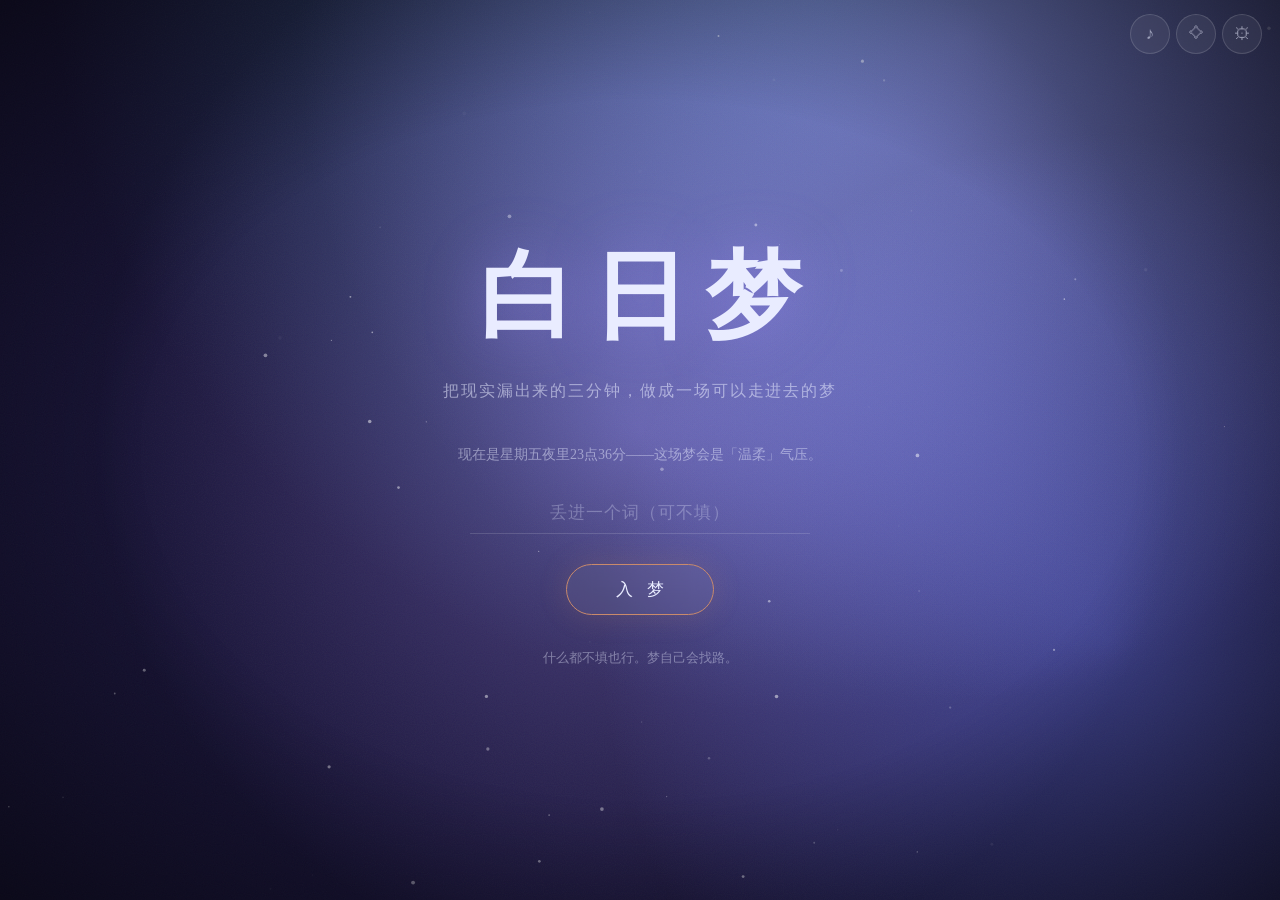
<file: index.html>
<!DOCTYPE html>
<html lang="zh-CN">
<head>
  <meta charset="UTF-8" />
  <meta name="viewport" content="width=device-width, initial-scale=1.0, viewport-fit=cover" />
  <title>白日梦 · Daydream</title>
  <meta name="description" content="把现实漏出来的三分钟，做成一场可以走进去的梦。白日梦引擎：第二人称、现在时、梦有自己的物理。" />
  <meta name="theme-color" content="#141031" />
  <link rel="manifest" href="./manifest.webmanifest" />
  <link rel="icon" href="./favicon.svg" type="image/svg+xml" />
  <link rel="apple-touch-icon" href="./icons/apple-touch-icon.png" />
  <meta name="apple-mobile-web-app-capable" content="yes" />
  <meta name="mobile-web-app-capable" content="yes" />
  <meta name="apple-mobile-web-app-status-bar-style" content="black-translucent" />
  <meta name="apple-mobile-web-app-title" content="白日梦" />
  <link rel="stylesheet" href="./style.css" />
</head>
<body>
  <canvas id="bg" aria-hidden="true"></canvas>
  <div id="grain" aria-hidden="true"></div>

  <header>
    <button class="icon-btn" id="sndBtn" aria-label="环境音开关" title="环境音">♪</button>
    <button class="icon-btn" id="journalBtn" aria-label="梦境档案" title="梦境档案">⟡</button>
    <button class="icon-btn" id="gearBtn" aria-label="设置" title="设置">⚙</button>
  </header>

  <!-- 首页 -->
  <main id="home">
    <h1>白日梦</h1>
    <p class="tagline">把现实漏出来的三分钟，做成一场可以走进去的梦</p>
    <p id="seepHint"></p>
    <input id="seedInput" type="text" placeholder="丢进一个词（可不填）" maxlength="30" autocomplete="off" />
    <button class="btn primary" id="startBtn">入 梦</button>
    <p id="history"></p>
  </main>

  <!-- 梦中 -->
  <main id="dream" hidden>
    <span id="badge">入梦中…</span>
    <div id="beatText" aria-live="polite"></div>
    <div id="controls">
      <div id="lucidRow" hidden>
        <input id="lucidInput" type="text" placeholder="在梦里，你想干什么？" maxlength="40" autocomplete="off" />
        <button class="mini-btn warm" id="lucidGo">当真</button>
      </div>
      <div class="row">
        <button class="mini-btn" id="lucidBtn">转清醒</button>
        <button class="btn" id="flowBtn">顺流</button>
        <button class="mini-btn" id="wakeBtn">醒来</button>
      </div>
    </div>
  </main>

  <!-- 醒来 -->
  <main id="wake" hidden>
    <p class="sound" id="wakeSoundLine"></p>
    <h2 id="wakeTitle"></h2>
    <p class="artifact" id="artifactText"></p>
    <p class="saved">已存入梦境档案</p>
    <div class="row">
      <button class="btn" id="againBtn">再做一场</button>
      <button class="mini-btn" id="cardBtn">存一张梦卡</button>
    </div>
  </main>

  <!-- 梦境档案 -->
  <aside class="drawer" id="journal" aria-label="梦境档案">
    <h2>梦境档案 <button class="icon-btn" id="journalClose" aria-label="关闭">✕</button></h2>
    <div id="journalList"></div>
    <button class="danger" id="journalClear">清空档案</button>
  </aside>

  <!-- 设置 -->
  <aside class="drawer" id="settings" aria-label="设置">
    <h2>设置 <button class="icon-btn" id="settingsClose" aria-label="关闭">✕</button></h2>
    <div class="toggle-row">
      <input type="checkbox" id="aiOn" />
      <label for="aiOn">AI 入梦（可选增强）</label>
    </div>
    <div class="field">
      <label for="aiKey">API Key（仅存在你自己的设备上）</label>
      <input id="aiKey" type="password" placeholder="sk-…" autocomplete="off" />
    </div>
    <div class="field">
      <label for="aiModel">模型（默认 glm-4-flash）</label>
      <input id="aiModel" type="text" placeholder="glm-4-flash" autocomplete="off" />
    </div>
    <div class="field">
      <label for="aiBase">接口地址（默认智谱开放平台）</label>
      <input id="aiBase" type="text" placeholder="https://open.bigmodel.cn/api/paas/v4" autocomplete="off" />
    </div>
    <p class="ai-note">不开 AI 也能完整体验：内置的本地梦境引擎全程离线可用。开启后由你选择的大模型按《白日梦引擎》的规则造梦，Key 只保存在本机、只发往你填写的接口。</p>
  </aside>

  <div id="toast" role="status"></div>

  <script src="./engine.js"></script>
  <script src="./app.js"></script>
</body>
</html>
</file>
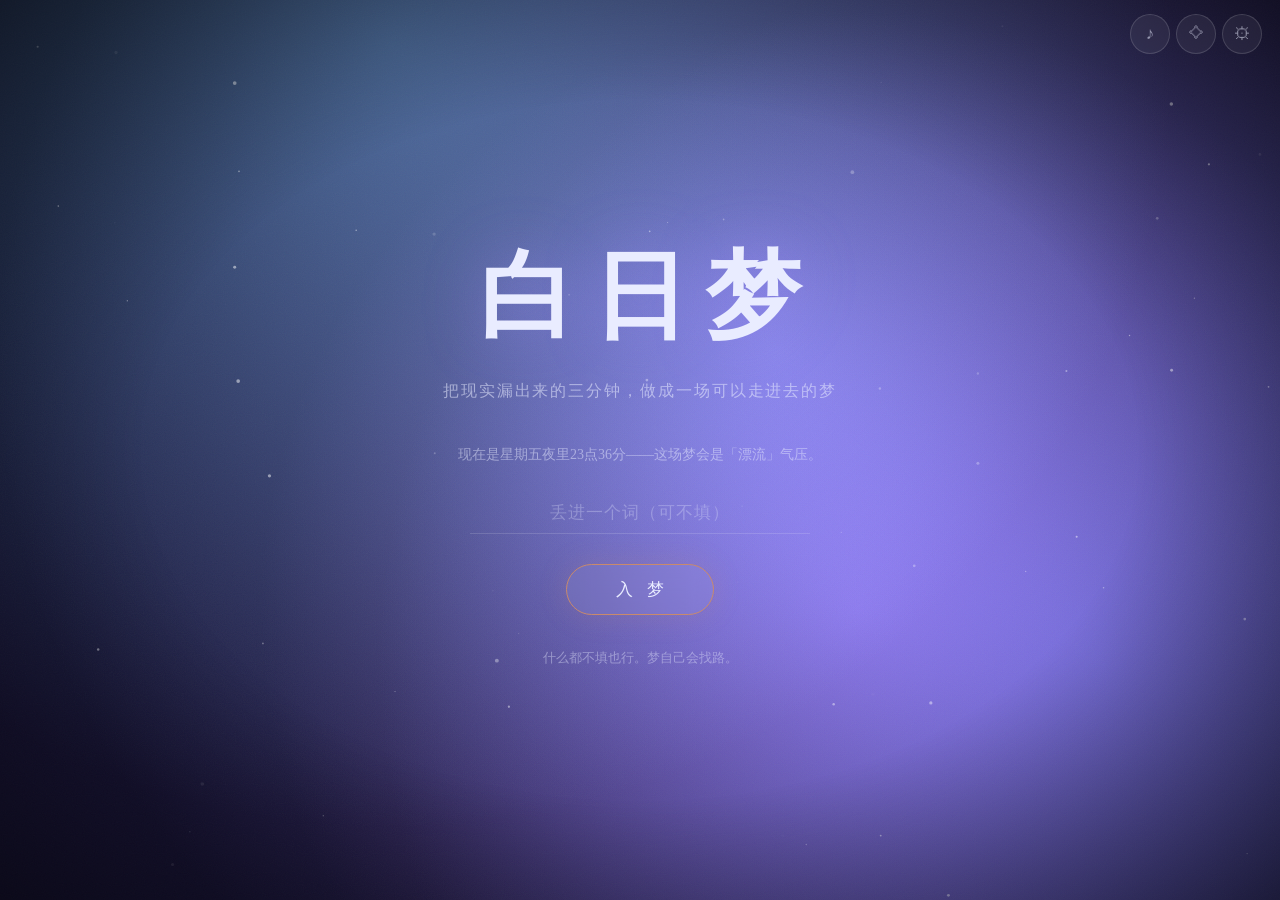
<file: 白日梦-单文件版.html>
<!DOCTYPE html>
<html lang="zh-CN">
<head>
  <meta charset="UTF-8" />
  <meta name="viewport" content="width=device-width, initial-scale=1.0, viewport-fit=cover" />
  <title>白日梦 · Daydream</title>
  <meta name="description" content="把现实漏出来的三分钟，做成一场可以走进去的梦。白日梦引擎：第二人称、现在时、梦有自己的物理。" />
  <meta name="theme-color" content="#141031" />
  <link rel="icon" href="[data-uri]" />
  <meta name="apple-mobile-web-app-capable" content="yes" />
  <meta name="mobile-web-app-capable" content="yes" />
  <meta name="apple-mobile-web-app-status-bar-style" content="black-translucent" />
  <meta name="apple-mobile-web-app-title" content="白日梦" />
  <style>
/* 白日梦 —— 深色梦面、衬线排版、玻璃层 */
:root {
  --bg: #141031;
  --text: #e9ecff;
  --muted: rgba(233, 236, 255, 0.55);
  --glass: rgba(255, 255, 255, 0.06);
  --line: rgba(255, 255, 255, 0.14);
  --accent: #c98a6b;
  --serif: "Songti SC", "Noto Serif SC", "STSong", "SimSun", serif;
}

* { margin: 0; padding: 0; box-sizing: border-box; }

html, body { height: 100%; }

body {
  background: var(--bg);
  color: var(--text);
  font-family: var(--serif);
  overflow: hidden;
  transition: background 1.2s ease, color 1.2s ease;
  -webkit-font-smoothing: antialiased;
}

body.jolt main { animation: jolt 1.5s ease; }
@keyframes jolt {
  0% { filter: hue-rotate(0); } 30% { filter: hue-rotate(-40deg); }
  60% { filter: hue-rotate(25deg); } 100% { filter: hue-rotate(0); }
}

#bg { position: fixed; inset: 0; z-index: -2; }

#grain {
  position: fixed; inset: -50%; z-index: -1; pointer-events: none;
  background-image: url("data:image/svg+xml,%3Csvg xmlns='http://www.w3.org/2000/svg' width='240' height='240'%3E%3Cfilter id='n'%3E%3CfeTurbulence type='fractalNoise' baseFrequency='0.9' numOctaves='2'/%3E%3C/filter%3E%3Crect width='240' height='240' filter='url(%23n)' opacity='0.05'/%3E%3C/svg%3E");
  animation: grain 9s steps(6) infinite;
}
@keyframes grain {
  0%,100% { transform: translate(0,0); } 20% { transform: translate(-3%,2%); }
  40% { transform: translate(2%,-3%); } 60% { transform: translate(-2%,-2%); } 80% { transform: translate(3%,3%); }
}

body::after {
  content: ""; position: fixed; inset: 0; z-index: 3; pointer-events: none;
  background: radial-gradient(ellipse at center, transparent 55%, rgba(0,0,0,0.5) 100%);
}

/* ---------- 顶栏 ---------- */
header {
  position: fixed; top: 0; left: 0; right: 0; z-index: 10;
  display: flex; justify-content: flex-end; gap: 6px;
  padding: calc(env(safe-area-inset-top) + 14px) 18px 0;
}
.icon-btn {
  width: 40px; height: 40px; border-radius: 50%;
  border: 1px solid var(--line); background: var(--glass);
  color: var(--muted); font-size: 17px; cursor: pointer;
  backdrop-filter: blur(12px); -webkit-backdrop-filter: blur(12px);
  transition: color .3s, border-color .3s, transform .2s;
  display: grid; place-items: center;
}
.icon-btn:hover { color: var(--text); border-color: rgba(255,255,255,0.3); }
.icon-btn:active { transform: scale(0.92); }
.icon-btn.on { color: var(--accent); border-color: var(--accent); }

/* ---------- 首页 ---------- */
main {
  position: relative; z-index: 5;
  height: 100dvh; display: flex; flex-direction: column;
  align-items: center; justify-content: center;
  padding: 24px; text-align: center;
}

#home h1 {
  font-size: clamp(52px, 11vw, 96px);
  font-weight: 600; letter-spacing: 0.18em; text-indent: 0.18em;
  text-shadow: 0 0 60px rgba(160, 140, 255, 0.45);
}
#home .tagline { margin-top: 18px; font-size: 16px; color: var(--muted); letter-spacing: 0.12em; }
#seepHint { margin-top: 40px; font-size: 14px; color: var(--muted); opacity: 0.9; max-width: 30em; line-height: 1.8; }

#seedInput {
  margin-top: 26px; width: min(82vw, 340px);
  background: transparent; border: none; border-bottom: 1px solid var(--line);
  color: var(--text); font-family: var(--serif); font-size: 17px;
  padding: 10px 4px; text-align: center; letter-spacing: 0.06em; outline: none;
  transition: border-color .3s;
}
#seedInput::placeholder { color: rgba(233,236,255,0.3); }
#seedInput:focus { border-color: rgba(255,255,255,0.4); }

.btn {
  margin-top: 30px; padding: 13px 44px; border-radius: 999px;
  border: 1px solid rgba(255,255,255,0.35); background: var(--glass);
  color: var(--text); font-family: var(--serif); font-size: 17px; letter-spacing: 0.3em; text-indent: 0.3em;
  cursor: pointer; backdrop-filter: blur(12px); -webkit-backdrop-filter: blur(12px);
  transition: background .3s, transform .2s, box-shadow .3s, border-color .3s;
}
.btn:hover { background: rgba(255,255,255,0.12); box-shadow: 0 0 40px rgba(160,140,255,0.25); }
.btn:active { transform: scale(0.96); }
.btn.primary { border-color: var(--accent); box-shadow: 0 0 30px rgba(201,138,107,0.18); }

#history { margin-top: 34px; font-size: 13px; color: var(--muted); opacity: 0.75; }

/* ---------- 梦中 ---------- */
#dream { justify-content: flex-start; padding-top: 14dvh; text-align: left; }
#badge {
  font-size: 12px; color: var(--muted); letter-spacing: 0.2em;
  border: 1px solid var(--line); border-radius: 999px; padding: 5px 14px;
  align-self: center; backdrop-filter: blur(8px);
}
#beatText {
  max-width: 34em; margin: 6dvh auto 0;
  font-size: clamp(17px, 2.4vw, 21px); line-height: 2.2; letter-spacing: 0.04em;
}
#beatText .line { display: block; opacity: 0; transform: translateY(14px); filter: blur(4px); transition: opacity 1.4s ease, transform 1.4s ease, filter 1.4s ease; }
#beatText .line.in { opacity: 1; transform: none; filter: none; }

#controls { margin-top: auto; padding-bottom: calc(env(safe-area-inset-bottom) + 5dvh); display: flex; flex-direction: column; align-items: center; gap: 14px; width: 100%; }
#controls .row { display: flex; gap: 12px; }
.mini-btn {
  padding: 9px 26px; border-radius: 999px; border: 1px solid var(--line);
  background: transparent; color: var(--muted); font-family: var(--serif);
  font-size: 14px; letter-spacing: 0.2em; text-indent: 0.2em; cursor: pointer;
  transition: color .3s, border-color .3s;
}
.mini-btn:hover { color: var(--text); border-color: rgba(255,255,255,0.35); }
#flowBtn { padding: 13px 52px; font-size: 16px; }
.mini-btn.warm { border-color: rgba(201,138,107,0.5); color: #d9a98c; }
.mini-btn.warm:hover { color: var(--accent); border-color: var(--accent); }

#lucidRow {
  display: flex; gap: 10px; align-items: center;
  width: min(86vw, 460px);
}
#lucidRow[hidden] { display: none; }
#lucidInput {
  flex: 1; background: var(--glass); border: 1px solid var(--line);
  border-radius: 999px; padding: 11px 20px; color: var(--text);
  font-family: var(--serif); font-size: 15px; outline: none;
  backdrop-filter: blur(12px); -webkit-backdrop-filter: blur(12px);
}
#lucidInput:focus { border-color: var(--accent); }
#lucidGo { margin-top: 0; }

/* ---------- 醒来 ---------- */
#wake { justify-content: center; }
#wake .sound { font-size: 14px; color: var(--muted); letter-spacing: 0.1em; }
#wakeTitle { margin-top: 26px; font-size: clamp(30px, 6vw, 44px); letter-spacing: 0.14em; }
#wakeTitle::after { content: ""; display: block; width: 40px; height: 1px; background: var(--accent); margin: 22px auto 0; }
#wake .artifact {
  margin-top: 34px; max-width: 26em; font-size: clamp(17px, 2.6vw, 21px);
  line-height: 2; padding: 26px 30px; border: 1px solid var(--line); border-radius: 22px;
  background: var(--glass); backdrop-filter: blur(16px); -webkit-backdrop-filter: blur(16px);
}
#wake .saved { margin-top: 18px; font-size: 12px; color: var(--muted); letter-spacing: 0.18em; }
#wake .row { display: flex; gap: 14px; flex-wrap: wrap; justify-content: center; }
#wake .btn { margin-top: 34px; padding: 12px 34px; font-size: 15px; }
#wake .mini-btn { margin-top: 34px; padding: 12px 28px; }

/* ---------- 抽屉（档案 / 设置） ---------- */
.drawer {
  position: fixed; top: 0; right: 0; bottom: 0; z-index: 20;
  width: min(92vw, 420px);
  background: rgba(14, 11, 34, 0.82);
  backdrop-filter: blur(24px); -webkit-backdrop-filter: blur(24px);
  border-left: 1px solid var(--line);
  transform: translateX(102%); transition: transform .45s cubic-bezier(.2,.9,.25,1);
  display: flex; flex-direction: column;
  padding: calc(env(safe-area-inset-top) + 20px) 24px calc(env(safe-area-inset-bottom) + 24px);
}
.drawer.open { transform: none; }
.drawer h2 { font-size: 18px; letter-spacing: 0.3em; font-weight: 600; margin-bottom: 20px; display: flex; justify-content: space-between; align-items: center; }
.drawer h2 .icon-btn { width: 34px; height: 34px; font-size: 14px; }
#journalList { overflow-y: auto; flex: 1; display: flex; flex-direction: column; gap: 14px; }
.j-item { border: 1px solid var(--line); border-radius: 16px; padding: 16px 18px; }
.j-title { font-size: 17px; display: flex; align-items: center; gap: 10px; }
.j-mood { font-size: 11px; color: var(--accent); border: 1px solid rgba(201,138,107,0.4); border-radius: 999px; padding: 2px 10px; letter-spacing: 0.1em; }
.j-meta { font-size: 12px; color: var(--muted); margin-top: 6px; }
.chip { display: inline-block; font-size: 12px; color: var(--muted); border: 1px solid var(--line); border-radius: 999px; padding: 3px 12px; margin: 8px 6px 0 0; }
.j-hook { margin-top: 10px; font-size: 13px; color: var(--muted); font-style: italic; }
.empty { color: var(--muted); font-size: 14px; text-align: center; margin-top: 40px; }
.danger { border: none; background: none; color: var(--muted); font-family: var(--serif); font-size: 13px; cursor: pointer; margin-top: 14px; text-decoration: underline dotted; }
.danger:hover { color: #c25e7a; }

.field { margin: 14px 0; }
.field label { display: block; font-size: 13px; color: var(--muted); margin-bottom: 7px; letter-spacing: 0.1em; }
.field input {
  width: 100%; background: var(--glass); border: 1px solid var(--line);
  border-radius: 12px; padding: 11px 14px; color: var(--text);
  font-family: var(--serif); font-size: 15px; outline: none;
}
.field input:focus { border-color: var(--accent); }
.toggle-row { display: flex; align-items: center; gap: 12px; margin-bottom: 6px; }
.toggle-row label { font-size: 15px; }
.toggle-row input { width: 18px; height: 18px; accent-color: var(--accent); }
.ai-note { font-size: 12px; color: var(--muted); line-height: 1.9; margin-top: 16px; }

/* ---------- Toast ---------- */
#toast {
  position: fixed; left: 50%; bottom: calc(env(safe-area-inset-bottom) + 28px);
  transform: translate(-50%, 20px); z-index: 30;
  background: rgba(20, 16, 49, 0.9); border: 1px solid var(--line);
  border-radius: 999px; padding: 10px 24px; font-size: 13px; color: var(--text);
  opacity: 0; pointer-events: none; transition: opacity .4s, transform .4s;
  backdrop-filter: blur(12px);
}
#toast.show { opacity: 1; transform: translate(-50%, 0); }

[hidden] { display: none !important; }

::selection { background: rgba(201, 138, 107, 0.35); }

</style>
</head>
<body>
  <canvas id="bg" aria-hidden="true"></canvas>
  <div id="grain" aria-hidden="true"></div>

  <header>
    <button class="icon-btn" id="sndBtn" aria-label="环境音开关" title="环境音">♪</button>
    <button class="icon-btn" id="journalBtn" aria-label="梦境档案" title="梦境档案">⟡</button>
    <button class="icon-btn" id="gearBtn" aria-label="设置" title="设置">⚙</button>
  </header>

  <!-- 首页 -->
  <main id="home">
    <h1>白日梦</h1>
    <p class="tagline">把现实漏出来的三分钟，做成一场可以走进去的梦</p>
    <p id="seepHint"></p>
    <input id="seedInput" type="text" placeholder="丢进一个词（可不填）" maxlength="30" autocomplete="off" />
    <button class="btn primary" id="startBtn">入 梦</button>
    <p id="history"></p>
  </main>

  <!-- 梦中 -->
  <main id="dream" hidden>
    <span id="badge">入梦中…</span>
    <div id="beatText" aria-live="polite"></div>
    <div id="controls">
      <div id="lucidRow" hidden>
        <input id="lucidInput" type="text" placeholder="在梦里，你想干什么？" maxlength="40" autocomplete="off" />
        <button class="mini-btn warm" id="lucidGo">当真</button>
      </div>
      <div class="row">
        <button class="mini-btn" id="lucidBtn">转清醒</button>
        <button class="btn" id="flowBtn">顺流</button>
        <button class="mini-btn" id="wakeBtn">醒来</button>
      </div>
    </div>
  </main>

  <!-- 醒来 -->
  <main id="wake" hidden>
    <p class="sound" id="wakeSoundLine"></p>
    <h2 id="wakeTitle"></h2>
    <p class="artifact" id="artifactText"></p>
    <p class="saved">已存入梦境档案</p>
    <div class="row">
      <button class="btn" id="againBtn">再做一场</button>
      <button class="mini-btn" id="cardBtn">存一张梦卡</button>
    </div>
  </main>

  <!-- 梦境档案 -->
  <aside class="drawer" id="journal" aria-label="梦境档案">
    <h2>梦境档案 <button class="icon-btn" id="journalClose" aria-label="关闭">✕</button></h2>
    <div id="journalList"></div>
    <button class="danger" id="journalClear">清空档案</button>
  </aside>

  <!-- 设置 -->
  <aside class="drawer" id="settings" aria-label="设置">
    <h2>设置 <button class="icon-btn" id="settingsClose" aria-label="关闭">✕</button></h2>
    <div class="toggle-row">
      <input type="checkbox" id="aiOn" />
      <label for="aiOn">AI 入梦（可选增强）</label>
    </div>
    <div class="field">
      <label for="aiKey">API Key（仅存在你自己的设备上）</label>
      <input id="aiKey" type="password" placeholder="sk-…" autocomplete="off" />
    </div>
    <div class="field">
      <label for="aiModel">模型（默认 glm-4-flash）</label>
      <input id="aiModel" type="text" placeholder="glm-4-flash" autocomplete="off" />
    </div>
    <div class="field">
      <label for="aiBase">接口地址（默认智谱开放平台）</label>
      <input id="aiBase" type="text" placeholder="https://open.bigmodel.cn/api/paas/v4" autocomplete="off" />
    </div>
    <p class="ai-note">不开 AI 也能完整体验：内置的本地梦境引擎全程离线可用。开启后由你选择的大模型按《白日梦引擎》的规则造梦，Key 只保存在本机、只发往你填写的接口。</p>
  </aside>

  <div id="toast" role="status"></div>

  <script>
/* 白日梦引擎 —— 本地梦境生成器
   规则：第二人称、现在时、场景漂移、每拍至多一件不可能的事且人人当它平常。
   全部素材离线内置；AI 模式只是可选增强，不接也能完整体验。 */

const Engine = (() => {
  'use strict';

  // ---------- 随机工具 ----------
  const pick = (arr) => arr[Math.floor(Math.random() * arr.length)];
  const chance = (p) => Math.random() < p;

  // ---------- 气压与色盘 ----------
  const PALETTES = {
    温柔: { bg: '#221a3f', blobs: ['#6b5ca5', '#c98a6b', '#8a6bb3', '#b98a9e'], text: '#efe9ff' },
    漂流: { bg: '#12102e', blobs: ['#4b5bab', '#7a6bb3', '#3b8686', '#6b4b8a'], text: '#e9ecff' },
    荒诞: { bg: '#1c1030', blobs: ['#c25e7a', '#5e79c2', '#d9a441', '#7a4b9e'], text: '#f5eaff' },
    循环: { bg: '#0e1a26', blobs: ['#2e6b7a', '#3b5bab', '#5a4b9e', '#3b8a7a'], text: '#e6f4ff' },
    清醒: { bg: '#191238', blobs: ['#8a5cb8', '#c25e9e', '#5e79c2', '#d9a441'], text: '#f7f0ff' },
  };

  // ---------- 现实渗入 ----------
  const WEEK = ['日', '一', '二', '三', '四', '五', '六'];
  const BUCKET_TEXT = { deep: '凌晨', dawn: '清晨', morning: '上午', noon: '中午', afternoon: '下午', dusk: '黄昏', night: '夜里' };

  function seepNow() {
    const d = new Date();
    const h = d.getHours();
    const bucket = h < 5 ? 'deep' : h < 8 ? 'dawn' : h < 11 ? 'morning' : h < 14 ? 'noon' : h < 18 ? 'afternoon' : h < 20 ? 'dusk' : 'night';
    return {
      bucket,
      bucketText: BUCKET_TEXT[bucket],
      h,
      minText: d.getMinutes() < 10 ? '0' + d.getMinutes() : '' + d.getMinutes(),
      week: WEEK[d.getDay()],
    };
  }

  function moodFor(seep, seed, journal) {
    if (seed && /困|累|难过|烦|压力|睡不着|失眠|emo|丧|崩溃|焦虑/.test(seed)) return '温柔';
    // 上一场是循环梦，梦有时会想在同一个地方再错一次
    if (journal && journal[0] && journal[0].mood === '循环' && chance(0.3)) return '循环';
    const table = {
      deep: ['温柔', '漂流', '漂流', '荒诞'],
      dawn: ['漂流', '温柔'],
      morning: ['漂流', '荒诞'],
      noon: ['漂流', '荒诞'],
      afternoon: ['漂流', '漂流', '荒诞'],
      dusk: ['温柔', '漂流'],
      night: ['温柔', '漂流', '漂流', '循环'],
    };
    return pick(table[seep.bucket] || ['漂流']);
  }

  const OPENERS = {
    deep: (s) => `现在是${s.bucketText}${s.h}点${s.minText}分，星期${s.week}，全世界最软的时间。你还没睡，但"醒着"这个词已经开始不太好用了。`,
    dawn: (s) => `${s.bucketText}${s.h}点${s.minText}分，天在亮和没亮之间。这个时段存在的东西不多，你算一个。`,
    morning: (s) => `${s.bucketText}${s.h}点${s.minText}分，星期${s.week}。今天已经开始了一阵子，但还没开始认真。`,
    noon: (s) => `${s.bucketText}${s.h}点${s.minText}分。太阳在头顶站得笔直，但影子们都有点困。`,
    afternoon: (s) => `${s.bucketText}${s.h}点${s.minText}分，星期${s.week}。下午的这半个小时本来就归你，只是你平时忘了来领。`,
    dusk: (s) => `${s.bucketText}${s.h}点${s.minText}分，天正在关灯，但没关死。`,
    night: (s) => `${s.bucketText}${s.h}点${s.minText}分，星期${s.week}。夜刚起头，事情都还来得及不作数。`,
  };

  // ---------- 素材池 ----------
  const SCENES = [
    { short: '末班火车', img: '玻璃瓶里的报站声',
      text: ['你站在一节绿皮车厢的连接处，灯是旧的那种黄。窗外的夜往后退，退得不紧不慢，像有人在替你翻一本读过一半的书。',
             '车厢里很空，但每个座位上都搭着一件像是有人刚刚才离开的外套。广播报站，报的站名一个都不认识，但听着都不错。'],
      anchors: ['风从门缝里进来，带着铁轨和旧报纸的味道', '报站声在空车厢里荡了一下才落地'] },
    { short: '深夜便利店', img: '给过期时间挠头的店员',
      text: ['便利店的冷柜嗡嗡响着，把这一小块夜照得很白。关东煮的雾往上走，走到一半就懒得走了，停在半空。',
             '店员趴在柜台上看一本翻倒的杂志，货架深处传来讲价的录音，用的是去年冬天的声音。'],
      anchors: ['冷空气贴着手背，凉得很客气', '冰柜的嗡嗡声像一支没唱完的歌'] },
    { short: '闭馆的水族馆', img: '在加班的鲨鱼',
      text: ['闭馆后的水族馆只剩蓝光，一整面一整面的蓝，像天黑透之后天空自己留着的那部分。鱼群慢慢游，游得像在散步。',
             '玻璃另一面有什么在呼吸，不是鱼——鱼不这么呼吸。你凑近看，它也凑近看，然后很客气地先退开了。'],
      anchors: ['水汽贴着脸，咸得很轻', '远处有钟声泡在水里传过来，是钝的'] },
    { short: '云的候机厅', img: '以心情命名的登机口',
      text: ['候机厅的椅子软得恰到好处，像专门量过你今天有多累。登机口的牌子不写地名，写心情——这一班飞"释然"，下一班飞"小时候的夏天"。',
             '广播不报时间，只报云况：今晚多云转散，散了就不补。有云在窗外退房，行李很少。'],
      anchors: ['空气里有很淡的、刚下过雨的跑道味', '广播的声音像从玻璃瓶里倒出来的'] },
    { short: '屋顶泳池', img: '往侧面延伸的扶梯',
      text: ['屋顶泳池的水面很平，平得像有人刚熨过。水面映着别人家的电视，一闪一闪，演到哪算哪。',
             '扶梯从水里伸出来，但不往上，往侧面——侧面有一小片天，踩上去是实的。'],
      anchors: ['氯水味混着夜风，是夏天快结束的味道', '水底的灯偶尔亮一格，像谁在数数'] },
    { short: '旧教室', img: '记住了所有人的黑板',
      text: ['旧教室的粉笔灰在光里排队，排得很整齐，队尾排到了窗户外面。课桌按年份摆，越往里越旧。',
             '黑板擦得很干净，但凑近了看，擦掉的字都还在，一层一层，像树的年轮。'],
      anchors: ['粉笔灰的味道，干燥又安静', '吊扇转得很慢，慢得像在犹豫'] },
    { short: '末班站台', img: '跟你挥手但不是告别的广告牌',
      text: ['末班车刚走，站台上还留着它的风。广告牌里的人朝你挥手，不是告别，更像"你也还没走啊"。',
             '广播只剩气声，长椅是温的，像刚有人替你坐热。'],
      anchors: ['轨道那边传来很远的电流声', '有股雨下到一半的气味'] },
    { short: '洗衣店', img: '烘干机里晾着的云',
      text: ['洗衣店的滚筒把星期转软。墙上贴着价目表，最后一条写着"心事另计，不贵"。',
             '烘干机滚着，滚出一小朵一小朵的云，攒在机器顶上，是别人忘拿的。'],
      anchors: ['洗衣粉的香，干净得有点不真实', '滚筒的声音很稳，像一列不会晚点的火车'] },
    { short: '夜航缆车', img: '变成电路板的城市',
      text: ['缆车往山里走，脚下的城市慢慢变成一块通电的电路板，哪里亮着，哪里就在醒着。',
             '车厢里只有你和一盏小灯。缆绳在头顶轻轻响，一下，一下，像有人在很远的地方数你的心跳。'],
      anchors: ['钢缆的味道混着松林的风', '车厢轻轻晃，晃得刚好能原谅今天'] },
    { short: '图书馆B区', img: '在找自己的索引卡',
      text: ['B区没有人来，书架之间宽得能散步。书页偶尔自己翻一页，不是风，是有的书想跳到好看的段落。',
             '索引卡的抽屉半开着，卡片一张一张爬出来，在桌上排队，找自己原来的位置。'],
      anchors: ['旧纸页的味道，像时间本来的气味', '顶灯有一点点电流声，像灯在自言自语'] },
    { short: '灯塔', img: '顺时针往下的楼梯',
      text: ['灯塔的光每十二秒扫一次海，扫过的时候，整间屋子跟着亮一下，像有人帮你翻页。海在下面很安静，安静得能听见它换气。',
             '楼梯往下绕，顺时针，越走越靠近海面，但始终差一层——这层差的一层，谁也不着急。'],
      anchors: ['咸腥的风，凉得很提神', '墙上挂着旧航图，标着一个明天才存在的暗礁'] },
    { short: '自动贩卖机', img: '掉下来是温的罐子',
      text: ['贩卖机的灯箱照亮一小块夜，亮得像一个正经的建议。里面摆的饮料名字都很陌生，但每一样看着都想买。',
             '你投了一枚不知道哪来的硬币，罐子掉下来，是温的——像有人刚从口袋里拿出来递给你。'],
      anchors: ['灯箱的电流声嗡嗡的，很尽忠职守', '夜风穿过货架间，有一点铁锈的甜味'] },
  ];

  const IMPOSSIBLES = [
    { t: '云在窗外退房，一层楼从另一层里慢慢抽出来，像抽屉。没人觉得这有什么。', obj: '退房的云', img: '退房的云' },
    { t: '站牌上的字游了一圈，回到原位，装作没动过。', obj: '游动的站牌', img: '游动的站牌' },
    { t: '一群鱼从空气里过马路。等红灯的是你。', obj: '过马路的鱼', img: '过马路的鱼' },
    { t: '雨只下一半，另一半停在半空，等一个说法。', obj: '下了一半的雨', img: '下了一半的雨' },
    { t: '影子先回家了，门上留了字条：别锁门。', obj: '先回家的影子', img: '先回家的影子' },
    { t: '月亮插着充电线，电量84%，充得很慢，但很稳。', obj: '充电的月亮', img: '充电的月亮' },
    { t: '电梯的按钮只有两个字：暂时。全楼的人都用它，都很满意。', obj: '写着暂时的电梯', img: '写着暂时的电梯' },
    { t: '楼梯多出一层。谁都不数它，它也就不吵。', obj: '多出的一层楼梯', img: '多出的一层楼梯' },
    { t: '街角的电话亭在响。接起来，是明天的你，说了句"没事"，就挂了。', obj: '响着的电话亭', img: '响着的电话亭' },
    { t: '雪落下来是暖的，像有人提前焐过一整个冬天。', obj: '焐过的雪', img: '焐过的雪' },
    { t: '红绿灯这会儿不负责车，只负责心情。现在是绿的，说明大家都还行。', obj: '只管心情的红绿灯', img: '只管心情的红绿灯' },
    { t: '海在很远的地方翻页，翻到好看的地方，浪就大一点。', obj: '翻页的海', img: '翻页的海' },
  ];

  const ANCHORS = [
    '出租车里有股雨下到一半的气味', '空气里有刚洗过的棉布味', '远处有人在洗牌，声音很轻',
    '有股很淡的栀子花香，找不到来源', '台阶被晒了一下午，还是温的', '潮气贴着脚踝，凉得很客气',
    '咖啡凉了，但凉得很值得', '风里有一点别的季节的味道', '风从门缝里进来，带着旧纸箱的味道',
  ];

  const CHARACTERS = [
    '一个抱着枕头路过的人跟你点头："你也先住着？"',
    '穿旧校服的售票员在补票。她记得每个人都欠一张票钱，但从来不要。',
    '天台上有位阿姨在晾星星，收衣服的时候顺便收月亮。',
    '一个收集站名的孩子，本子上全是没去过的地方。',
    '前台坐着一只猫，工牌上写着"还没想好"，业务很熟练。',
    '大爷在遛一条不存在的狗。狗很配合，你也很配合。',
    '值夜班的猫用你的小名喊你。你想不起来自己有过这个小名，但答应了。',
    '队伍最后有个人永远轮不到。他不急，他说排着本身就挺好。',
  ];

  const THRESHOLDS = [
    '屏幕的光忽然变得很重，顺着桌沿往下淌，淌到地上就成了一层浅浅的水。你踩进去，水是暖的，带着充电器微微发热的那种暖。',
    '楼梯数着数着多出一层。你想着回头再算，脚已经先下去了。',
    '电梯来了，按钮里多了一个没见过的字。你按下去，电梯叹了口气开始往下走——不像下楼，像下潜。',
    '公交坐过了一站。你想坐回来，车就倒着开了回来，全车没有一个人觉得奇怪。',
    '泡面等开的三分钟里你走了神。走进去的时候，汤还是烫的。',
    '键盘的缝隙里透出光。你把F键抠起来，里面是一段往下的楼梯。',
    '窗帘的褶皱里夹着一小片没醒的夜。你把它展开铺在地上，走了进去。',
    '手机屏幕上，时间开头那个数字看久了变成一扇门。你推开它，门后面是走廊。',
  ];

  const SEED_LEADS = [
    '你想着「{s}」，想着想着——',
    '你把「{s}」轻轻放在一边，先去别处看看——',
    '「{s}」在你脑子里晃了一下，晃出一条缝——',
  ];

  const SEED_WEAVES = [
    '在这里，「{s}」不用解释，大家都有。',
    '你把「{s}」放进外套口袋。这里替你保管，不问来路。',
    '「{s}」在这里长出了一层新意思，不大声，但你看得见。',
  ];

  const CAMEO_TPL = [
    '有一件东西你见过：{img}。不是在这一场里见到的，但梦不打算解释。',
    '{img}又出现了。你没问它怎么来的，它也没问你最近怎么样，这样很好。',
  ];

  const LUCID_OK = [
    '你说到做到。梦先愣了半秒，然后开始执行。',
    '这一次，梦听了你的。',
    '话音刚落，梦就开始重新排版。',
  ];

  const LUCID_COST = [
    '代价是地面从现在起记仇，走直线会轻微打滑。',
    '代价是所有颜色往左错了一寸——蓝色现在是凉的橙子。',
    '代价是刚才跟你点头的人忘了你，礼貌得像初次见面。',
    '代价是走廊从这一步开始变长，而你走的速度没变。',
    '代价是时间打了个嗝，接下来两分钟属于上个月。',
    '代价是梦的清晰度掉了百分之十。换来的那点自由，你算了算，还是值的。',
  ];

  const WAKE_SOUNDS = {
    deep: ['手机屏幕自己亮了一下，又自己暗下去', '冰箱压缩机在黑夜里咔哒一声启动', '远处有一辆车碾过减速带，像谁翻了个身'],
    dawn: ['楼下有鸟开始分第一批太阳', '水壶提前醒了，比所有人都有精神'],
    morning: ['键盘声从走廊尽头传过来', '一杯水在桌上凉到正好喝的温度'],
    noon: ['手机在口袋里震了一下，又安分了', '空调风吹在手背上，很守时'],
    afternoon: ['空调风吹在手背上', '楼下有孩子放学，声音先是密的，然后散了'],
    dusk: ['楼上的灯一盏一盏亮起来', '谁家开始做饭，香味先到'],
    night: ['洗衣机进了脱水环节，像远方一阵短雨', '微信在桌面上亮了一下，又灭了'],
  };

  const ARTIFACTS = [
    '一张车票，终点站的名字被水洇开了一半，剩下那一半，你认得。',
    '一张便签，用你的笔迹写着"先住着"。可你今天没写过字。',
    '一个玻璃瓶，拧开有半句报站声。',
    '半页信，收件人那栏空着，但你知道是谁的。',
    '一颗还温的星星。凉了就是普通的石头，所以你一直没放手。',
    '一枚下过雨的贝壳，贴在耳边，是今天下午。',
    '一格楼梯，从口袋里掏出来的时候，还有一点点回声。',
    '一粒没发出去的站名，捏在手里会轻轻动。',
  ];

  const HOOKS = [
    '{obj}那边还有半段路没走完，下次接着走。',
    '{obj}欠你一句话，梦记着账。',
    '下次去，{obj}应该还在原地。',
  ];

  const TITLES = ['{sA}与{obj}', '{sB}，和{obj}', '没起名的{sA}', '{sA}，{obj}'];

  // ---------- 组装 ----------
  function sentence(s) { return /[。！？…"」]$/.test(s) ? s : s + '。'; }

  function buildDream({ seed, journal }) {
    const seep = seepNow();
    const mood = moodFor(seep, seed, journal);
    const recentScenes = (journal && journal[0] && journal[0].scenes) || [];
    const poolA = SCENES.filter((s) => !recentScenes.includes(s.short));
    const sceneA = pick(poolA.length ? poolA : SCENES);
    const sceneB = pick(SCENES.filter((s) => s.short !== sceneA.short));
    const imp = pick(IMPOSSIBLES);
    const character = pick(CHARACTERS);
    const artifact = pick(ARTIFACTS);
    const anchorExtra = pick(ANCHORS.filter((a) => !sceneA.anchors.includes(a)));
    const wakeSound = pick(WAKE_SOUNDS[seep.bucket]);

    // 旧梦意象回收（梦的余味）
    let cameo = null;
    const oldImgs = [];
    (journal || []).slice(0, 3).forEach((r) => (r.imagery || []).forEach((i) => oldImgs.push(i)));
    const fresh = oldImgs.filter((i) => i !== sceneA.img && i !== sceneB.img && i !== imp.img);
    if (fresh.length && chance(0.85)) cameo = pick(fresh);

    const beats = [];
    // 拍一：现实渗入
    beats.push(OPENERS[seep.bucket](seep));
    // 拍二：入梦通道 + 抵达场景A
    const lead = seed ? pick(SEED_LEADS).replace('{s}', seed) : '';
    beats.push(sentence(lead + pick(THRESHOLDS)) + sceneA.text[0] + sentence(pick(sceneA.anchors)));
    // 拍三：场景A深处 + 角色
    const weave = seed ? ' ' + pick(SEED_WEAVES).replace('{s}', seed) : '';
    beats.push(sceneA.text[1] + weave + sentence(character));
    // 拍四：切场景B + 不可能事件
    let b4 = sceneB.text[0] + imp.t;
    if (cameo) b4 += ' ' + pick(CAMEO_TPL).replace('{img}', cameo);
    b4 += sentence(anchorExtra);
    beats.push(b4);
    // 拍五（可选）：收束
    if (chance(0.5)) beats.push(sceneB.text[1] + '你总觉得这场梦里还有半句话没说完。也许下次来，它会说完。');

    const title = pick(TITLES).replace('{sA}', sceneA.short).replace('{sB}', sceneB.short).replace('{obj}', imp.obj);
    const hook = pick(HOOKS).replace('{obj}', imp.obj);

    return {
      title, mood, beats, artifact, wakeSound, ai: false,
      record: {
        ts: Date.now(), title, mood, seed: seed || null,
        scenes: [sceneA.short, sceneB.short],
        imagery: [sceneA.img, imp.img, sceneB.img],
        hook,
      },
      _ctx: { seep, unusedAnchors: ANCHORS.filter((a) => a !== anchorExtra), unusedImps: IMPOSSIBLES.filter((i) => i !== imp) },
    };
  }

  // 用户转清醒后，梦接不上时用的备用拍
  function spareBeat(dream) {
    const c = dream._ctx;
    const a = c.unusedAnchors.length ? c.unusedAnchors.splice(Math.floor(Math.random() * c.unusedAnchors.length), 1)[0] : pick(ANCHORS);
    const imp = c.unusedImps.length ? c.unusedImps.splice(Math.floor(Math.random() * c.unusedImps.length), 1)[0] : pick(IMPOSSIBLES);
    return '梦往前挪了一步，像给你腾地方。' + imp.t + sentence(a);
  }

  function lucidBeat() {
    return pick(LUCID_OK) + pick(LUCID_COST);
  }

  return { seepNow, moodFor, PALETTES, buildDream, spareBeat, lucidBeat };
})();

if (typeof module !== 'undefined' && module.exports) module.exports = Engine;

</script>
  <script>
/* 白日梦 App —— 界面状态机 / 背景 / 声音 / 档案 / 分享 */
(() => {
  'use strict';

  const $ = (sel) => document.querySelector(sel);
  const pick = (arr) => arr[Math.floor(Math.random() * arr.length)];

  // ---------- 存储 ----------
  const J_KEY = 'daydream.journal.v1';
  const AI_KEY = 'daydream.ai.v1';
  const loadJ = () => { try { return JSON.parse(localStorage.getItem(J_KEY)) || []; } catch { return []; } };
  const saveJ = (j) => { try { localStorage.setItem(J_KEY, JSON.stringify(j.slice(0, 50))); } catch {} };
  const loadAI = () => { try { return JSON.parse(localStorage.getItem(AI_KEY)) || {}; } catch { return {}; } };
  const saveAI = (c) => { try { localStorage.setItem(AI_KEY, JSON.stringify(c)); } catch {} };

  let journal = loadJ();

  // ---------- 背景画布 ----------
  const bg = $('#bg');
  const bctx = bg.getContext('2d');
  let blobs = [], stars = [], W = 0, H = 0;
  const reduced = matchMedia('(prefers-reduced-motion: reduce)').matches;

  function sizeBg() {
    W = bg.width = innerWidth * devicePixelRatio;
    H = bg.height = innerHeight * devicePixelRatio;
    bg.style.width = innerWidth + 'px'; bg.style.height = innerHeight + 'px';
  }

  function setPalette(palette) {
    document.documentElement.style.setProperty('--bg', palette.bg);
    if (palette.text) document.documentElement.style.setProperty('--text', palette.text);
    blobs = palette.blobs.map((c, i) => ({
      c, r: (0.35 + Math.random() * 0.3),
      x: Math.random(), y: Math.random(),
      vx: (Math.random() - 0.5) * 0.00035, vy: (Math.random() - 0.5) * 0.00035,
      ph: i * 1.7,
    }));
    stars = Array.from({ length: 70 }, () => ({ x: Math.random(), y: Math.random(), s: Math.random() * 1.6 + 0.4, ph: Math.random() * 6.28 }));
  }

  let t0 = performance.now();
  function drawBg(now) {
    const t = (now - t0) / 1000;
    bctx.fillStyle = getComputedStyle(document.documentElement).getPropertyValue('--bg').trim() || '#12102e';
    bctx.fillRect(0, 0, W, H);
    bctx.globalCompositeOperation = 'lighter';
    for (const b of blobs) {
      const x = (b.x + t * b.vx) % 1.2 - 0.1, y = (b.y + t * b.vy) % 1.2 - 0.1;
      const r = b.r * Math.max(W, H) * (1 + 0.08 * Math.sin(t * 0.3 + b.ph));
      const g = bctx.createRadialGradient(x * W, y * H, 0, x * W, y * H, r);
      g.addColorStop(0, hexA(b.c, 0.5)); g.addColorStop(1, hexA(b.c, 0));
      bctx.fillStyle = g;
      bctx.fillRect(0, 0, W, H);
    }
    bctx.globalCompositeOperation = 'source-over';
    for (const s of stars) {
      bctx.globalAlpha = 0.25 + 0.25 * Math.sin(t * 0.8 + s.ph);
      bctx.fillStyle = '#ffffff';
      bctx.beginPath(); bctx.arc(s.x * W, s.y * H, s.s * devicePixelRatio, 0, 6.29); bctx.fill();
    }
    bctx.globalAlpha = 1;
    if (!reduced) requestAnimationFrame(drawBg);
  }

  function hexA(hex, a) {
    const n = parseInt(hex.slice(1), 16);
    return `rgba(${(n >> 16) & 255},${(n >> 8) & 255},${n & 255},${a})`;
  }

  // ---------- 声音 ----------
  const Snd = {
    ctx: null, master: null, on: false,
    ensure() {
      if (this.ctx) return;
      const AC = window.AudioContext || window.webkitAudioContext;
      this.ctx = new AC();
      this.master = this.ctx.createGain();
      this.master.gain.value = 0;
      this.master.connect(this.ctx.destination);
      // 铺底双振荡器
      const lp = this.ctx.createBiquadFilter(); lp.type = 'lowpass'; lp.frequency.value = 520; lp.Q.value = 0.4;
      lp.connect(this.master);
      [110, 164.8].forEach((f, i) => {
        const o = this.ctx.createOscillator(); o.type = 'sine'; o.frequency.value = f; o.detune.value = i ? 6 : -4;
        const g = this.ctx.createGain(); g.gain.value = 0.05;
        o.connect(g); g.connect(lp); o.start();
      });
      // 慢速 LFO 让低通呼吸
      const lfo = this.ctx.createOscillator(); lfo.frequency.value = 0.05;
      const lg = this.ctx.createGain(); lg.gain.value = 180;
      lfo.connect(lg); lg.connect(lp.frequency); lfo.start();
      // 风声（带通噪声）
      const len = this.ctx.sampleRate * 2;
      const buf = this.ctx.createBuffer(1, len, this.ctx.sampleRate);
      const ch = buf.getChannelData(0);
      for (let i = 0; i < len; i++) ch[i] = Math.random() * 2 - 1;
      const noise = this.ctx.createBufferSource(); noise.buffer = buf; noise.loop = true;
      const bp = this.ctx.createBiquadFilter(); bp.type = 'bandpass'; bp.frequency.value = 420; bp.Q.value = 0.6;
      const ng = this.ctx.createGain(); ng.gain.value = 0.025;
      noise.connect(bp); bp.connect(ng); ng.connect(this.master); noise.start();
    },
    toggle() {
      this.ensure();
      if (this.ctx.state === 'suspended') this.ctx.resume();
      this.on = !this.on;
      this.master.gain.linearRampToValueAtTime(this.on ? 0.55 : 0, this.ctx.currentTime + 0.8);
      $('#sndBtn').classList.toggle('on', this.on);
      return this.on;
    },
    chime() {
      if (!this.ctx) return;
      [660, 990].forEach((f, i) => {
        const o = this.ctx.createOscillator(); o.type = 'sine'; o.frequency.value = f;
        const g = this.ctx.createGain();
        g.gain.setValueAtTime(0.001, this.ctx.currentTime);
        g.gain.exponentialRampToValueAtTime(0.12 / (i + 1), this.ctx.currentTime + 0.03);
        g.gain.exponentialRampToValueAtTime(0.0001, this.ctx.currentTime + 1.6);
        o.connect(g); g.connect(this.ctx.destination);
        o.start(); o.stop(this.ctx.currentTime + 1.7);
      });
    },
  };

  // ---------- 状态 ----------
  const S = { dream: null, idx: 0, revealing: false, extrasLeft: 0, mode: 'home' };

  function applyPalette(mood) {
    const p = Engine.PALETTES[mood] || Engine.PALETTES['漂流'];
    setPalette(p);
  }

  // ---------- 文本呈现 ----------
  function showBeat(text, done) {
    const box = $('#beatText');
    box.innerHTML = '';
    const parts = text.split(/(?<=[。！？])/).filter(s => s.trim());
    parts.forEach((p, i) => {
      const span = document.createElement('span');
      span.className = 'line';
      span.textContent = p;
      span.style.transitionDelay = (i * 0.9) + 's';
      box.appendChild(span);
      requestAnimationFrame(() => requestAnimationFrame(() => span.classList.add('in')));
    });
    S.revealing = true;
    const total = parts.length * 900 + 600;
    setTimeout(() => { S.revealing = false; if (done) done(); }, reduced ? 50 : total);
  }
  function fastForward() {
    document.querySelectorAll('#beatText .line').forEach(el => { el.style.transitionDelay = '0s'; el.classList.add('in'); });
    S.revealing = false;
  }

  // ---------- 梦境流程 ----------
  async function startDream() {
    const seed = $('#seedInput').value.trim();
    const cfg = loadAI();
    let dream = null;
    $('#home').hidden = true;
    $('#dream').hidden = false;
    $('#badge').textContent = '入梦中…';
    if (cfg.on && cfg.key) {
      try { dream = await aiDream(cfg, seed); } catch (e) { toast('AI 没接上，这梦由本地引擎做'); }
    }
    if (!dream) dream = Engine.buildDream({ seed, journal });
    S.dream = dream; S.idx = -1; S.extrasLeft = 2;
    S.mode = 'dream';
    $('#badge').textContent = dream.ai ? 'AI 入梦 · ' + dream.mood : '本地引擎 · ' + dream.mood + '气压';
    applyPalette(dream.mood);
    advance();
  }

  function advance() {
    if (S.revealing) { fastForward(); return; }
    S.idx++;
    const beats = S.dream.beats;
    if (S.idx < beats.length) {
      const last = S.idx === beats.length - 1 && S.extrasLeft <= 0;
      $('#flowBtn').textContent = last ? '醒来' : '顺流';
      showBeat(beats[S.idx]);
    } else if (S.extrasLeft > 0) {
      S.extrasLeft--;
      $('#flowBtn').textContent = S.extrasLeft === 0 ? '醒来' : '顺流';
      showBeat(Engine.spareBeat(S.dream));
    } else {
      wake();
    }
  }

  function goLucid() {
    $('#lucidRow').hidden = false;
    $('#lucidInput').focus();
  }

  function submitLucid() {
    const v = $('#lucidInput').value.trim();
    if (!v) { $('#lucidInput').focus(); return; }
    $('#lucidRow').hidden = true;
    $('#lucidInput').value = '';
    if (S.revealing) fastForward();
    S.dream.beats.splice(S.idx + 1, 0, '你说：「' + v + '」——' + Engine.lucidBeat());
    document.body.classList.add('jolt');
    setTimeout(() => document.body.classList.remove('jolt'), 1600);
    S.extrasLeft = Math.max(S.extrasLeft, 1);
    advance();
  }

  function wake() {
    S.mode = 'wake';
    const d = S.dream;
    journal.unshift(d.record);
    saveJ(journal);
    $('#wakeSoundLine').textContent = d.wakeSound + '。你睁开眼。';
    $('#artifactText').textContent = '手心里多了一件东西——' + d.artifact;
    $('#wakeTitle').textContent = d.title;
    $('#wake').hidden = false;
    $('#dream').hidden = true;
    Snd.chime();
  }

  function again() {
    $('#wake').hidden = true;
    $('#home').hidden = false;
    S.mode = 'home';
    S.dream = null;
    renderHomeHint();
  }

  // ---------- AI 模式（可选增强） ----------
  const AI_PROMPT = `你是"白日梦引擎"，把用户放进一场梦里，不是讲一个梦。规则：
- 第二人称、现在时。
- 3～4拍，每拍100～200字，拍与拍之间直接切场景，不解释转场，梦从不解释自己。
- 每拍至多一件不可能的事，且所有人当它很平常；梦不为自己的物理道歉。
- 具象压倒抽象；允许一句话独占一段；通感至多一处。
- 禁止总结主题、上价值、"这就像人生"。
- 现实里的时间地点可以渗进梦里，但要用得轻。
只输出JSON，不要输出其他文字：{"title":"八字以内的梦名","mood":"温柔|漂流|荒诞|循环|清醒","beats":["第1拍","第2拍","第3拍"],"artifact":"一件具体、没用、舍不得扔的醒物（一句话）","hook":"一句没讲完的钩子"}`;

  async function aiDream(cfg, seed) {
    const seep = Engine.seepNow();
    const reality = `${seep.bucketText}${seep.h}点${seep.minText}分 星期${seep.week}`;
    const recent = journal.slice(0, 3).map(r => ({ title: r.title, imagery: r.imagery, hook: r.hook }));
    const user = JSON.stringify({ seed: seed || null, reality, recent });
    const ctrl = new AbortController();
    const timer = setTimeout(() => ctrl.abort(), 60000);
    try {
      const res = await fetch((cfg.base || 'https://open.bigmodel.cn/api/paas/v4') + '/chat/completions', {
        method: 'POST',
        headers: { 'Content-Type': 'application/json', 'Authorization': 'Bearer ' + cfg.key },
        body: JSON.stringify({
          model: cfg.model || 'glm-4-flash',
          messages: [{ role: 'system', content: AI_PROMPT }, { role: 'user', content: user }],
          temperature: 0.95,
        }),
        signal: ctrl.signal,
      });
      if (!res.ok) throw new Error('HTTP ' + res.status);
      const data = await res.json();
      const txt = data.choices[0].message.content;
      const m = txt.match(/\{[\s\S]*\}/);
      const j = JSON.parse(m[0]);
      if (!Array.isArray(j.beats) || j.beats.length < 2) throw new Error('bad format');
      const mood = Engine.PALETTES[j.mood] ? j.mood : '漂流';
      return {
        title: j.title || '没起名的梦', mood,
        beats: j.beats, artifact: j.artifact || '一件想不起来名目的东西，但你知道是它。',
        wakeSound: pick(['手机在桌上震了一下', '远处的车声漫过来', '风扇转了一格']),
        ai: true,
        record: { ts: Date.now(), title: j.title || '没起名的梦', mood, seed: seed || null, scenes: [], imagery: j.hook ? [j.hook] : [], hook: j.hook || '' },
        _ctx: { seep, unusedAnchors: [], unusedImps: [] },
      };
    } finally { clearTimeout(timer); }
  }

  // ---------- 档案 ----------
  function renderJournal() {
    const list = $('#journalList');
    if (!journal.length) {
      list.innerHTML = '<p class="empty">档案是空的。第一场梦还没发生。</p>';
      return;
    }
    list.innerHTML = journal.map((r) => `
      <div class="j-item">
        <div class="j-title">${esc(r.title)}<span class="j-mood">${esc(r.mood)}</span></div>
        <div class="j-meta">${new Date(r.ts).toLocaleString('zh-CN', { month: 'numeric', day: 'numeric', hour: '2-digit', minute: '2-digit', weekday: 'short' })}${r.seed ? ' · 种子「' + esc(r.seed) + '」' : ''}</div>
        ${(r.imagery || []).filter(Boolean).map(i => `<span class="chip">${esc(i)}</span>`).join('')}
        ${r.hook ? `<div class="j-hook">钩子：${esc(r.hook)}</div>` : ''}
      </div>`).join('');
  }

  function esc(s) {
    return String(s).replace(/[&<>"']/g, (c) => ({ '&': '&amp;', '<': '&lt;', '>': '&gt;', '"': '&quot;', "'": '&#39;' }[c]));
  }

  // ---------- 分享卡片 ----------
  function shareCard() {
    const d = S.dream;
    const p = Engine.PALETTES[d.mood] || Engine.PALETTES['漂流'];
    const cv = document.createElement('canvas');
    cv.width = 1080; cv.height = 1440;
    const c = cv.getContext('2d');
    const g = c.createLinearGradient(0, 0, 1080, 1440);
    g.addColorStop(0, p.bg); g.addColorStop(1, p.blobs[0]);
    c.fillStyle = g; c.fillRect(0, 0, 1080, 1440);
    [[720, 380, 420, p.blobs[1]], [240, 980, 480, p.blobs[2]]].forEach(([x, y, r, col]) => {
      const rg = c.createRadialGradient(x, y, 0, x, y, r);
      rg.addColorStop(0, hexA(col, 0.55)); rg.addColorStop(1, hexA(col, 0));
      c.fillStyle = rg; c.fillRect(0, 0, 1080, 1440);
    });
    c.fillStyle = 'rgba(255,255,255,0.06)';
    roundRect(c, 90, 320, 900, 800, 36); c.fill();
    c.fillStyle = p.text || '#fff';
    c.textAlign = 'left';
    c.font = '600 84px "Songti SC","Noto Serif SC",serif';
    c.fillText(d.title, 140, 480);
    c.font = '40px "Songti SC","Noto Serif SC",serif';
    const body = firstSentences(d.beats[1] || d.beats[0], 90);
    wrapText(c, body, 140, 590, 800, 68);
    c.font = '44px "Songti SC","Noto Serif SC",serif';
    c.fillStyle = hexA(p.blobs[1] || '#c98a6b', 1);
    wrapText(c, '醒物：' + d.artifact, 140, 1010, 800, 64);
    c.fillStyle = 'rgba(255,255,255,0.55)';
    c.font = '32px sans-serif';
    const dt = new Date();
    c.fillText(`白日梦 · ${dt.getMonth() + 1}月${dt.getDate()}日 · 气压：${d.mood}`, 140, 1290);
    const a = document.createElement('a');
    a.download = `白日梦-${d.title}.png`;
    a.href = cv.toDataURL('image/png');
    a.click();
  }

  function firstSentences(s, max) {
    const parts = s.split(/(?<=[。！？])/);
    let out = '';
    for (const p of parts) { if ((out + p).length > max) break; out += p; }
    return out || s.slice(0, max);
  }
  function wrapText(c, text, x, y, w, lh) {
    let line = '', yy = y;
    for (const ch of text) {
      if (c.measureText(line + ch).width > w) { c.fillText(line, x, yy); line = ch; yy += lh; }
      else line += ch;
    }
    if (line) c.fillText(line, x, yy);
  }
  function roundRect(c, x, y, w, h, r) {
    c.beginPath();
    c.moveTo(x + r, y);
    c.arcTo(x + w, y, x + w, y + h, r); c.arcTo(x + w, y + h, x, y + h, r);
    c.arcTo(x, y + h, x, y, r); c.arcTo(x, y, x + w, y, r);
    c.closePath();
  }

  // ---------- 杂项 ----------
  function toast(msg) {
    const t = $('#toast');
    t.textContent = msg;
    t.classList.add('show');
    setTimeout(() => t.classList.remove('show'), 2600);
  }

  function renderHomeHint() {
    const seep = Engine.seepNow();
    const mood = Engine.moodFor(seep, null, journal);
    const hint = `现在是星期${seep.week}${seep.bucketText}${seep.h}点${seep.minText}分——这场梦会是「${mood}」气压。`;
    $('#seepHint').textContent = hint;
    const last = journal[0];
    $('#history').textContent = journal.length
      ? (journal.length === 1 ? '这是你来过的第1次' : `你已经来过${journal.length}次了`) + (last ? `，上一场是「${last.title}」` : '')
      : '什么都不填也行。梦自己会找路。';
  }

  // ---------- 绑定 ----------
  function bind() {
    $('#startBtn').addEventListener('click', startDream);
    $('#seedInput').addEventListener('keydown', (e) => { if (e.key === 'Enter') startDream(); });
    $('#flowBtn').addEventListener('click', advance);
    $('#lucidBtn').addEventListener('click', goLucid);
    $('#lucidGo').addEventListener('click', submitLucid);
    $('#lucidInput').addEventListener('keydown', (e) => { if (e.key === 'Enter') submitLucid(); });
    $('#wakeBtn').addEventListener('click', wake);
    $('#againBtn').addEventListener('click', again);
    $('#cardBtn').addEventListener('click', shareCard);
    $('#sndBtn').addEventListener('click', () => Snd.toggle());
    $('#journalBtn').addEventListener('click', () => { renderJournal(); $('#journal').classList.add('open'); });
    $('#journalClose').addEventListener('click', () => $('#journal').classList.remove('open'));
    $('#journalClear').addEventListener('click', () => {
      if (confirm('把所有梦都还给夜？清空后，旧梦的角色不会再路过。')) {
        journal = []; saveJ(journal); renderJournal(); renderHomeHint();
      }
    });
    $('#gearBtn').addEventListener('click', () => { fillSettings(); $('#settings').classList.add('open'); });
    $('#settingsClose').addEventListener('click', () => { persistSettings(); $('#settings').classList.remove('open'); });
    document.addEventListener('keydown', (e) => {
      if (e.key === 'Escape') { $('#journal').classList.remove('open'); $('#settings').classList.remove('open'); }
      if ((e.key === ' ' || e.key === 'Enter') && S.mode === 'dream' && !$('#lucidRow').offsetParent && document.activeElement.tagName !== 'INPUT') {
        e.preventDefault(); advance();
      }
    });
  }

  function fillSettings() {
    const c = loadAI();
    $('#aiOn').checked = !!c.on;
    $('#aiKey').value = c.key || '';
    $('#aiModel').value = c.model || '';
    $('#aiBase').value = c.base || '';
  }
  function persistSettings() {
    saveAI({ on: $('#aiOn').checked, key: $('#aiKey').value.trim(), model: $('#aiModel').value.trim(), base: $('#aiBase').value.trim() });
  }

  // ---------- 启动 ----------
  sizeBg();
  addEventListener('resize', () => { sizeBg(); if (reduced) requestAnimationFrame(drawBg); });
  setPalette({ bg: '#141031', text: '#e9ecff', blobs: ['#4b5bab', '#7a6bb3', '#3b8686', '#6b4b8a'] });
  requestAnimationFrame(drawBg);
  bind();
  renderHomeHint();

  if ('serviceWorker' in navigator && /^https?:$/.test(location.protocol)) {
    navigator.serviceWorker.register('./sw.js').catch(() => {});
  }
})();

</script>
</body>
</html>
</file>
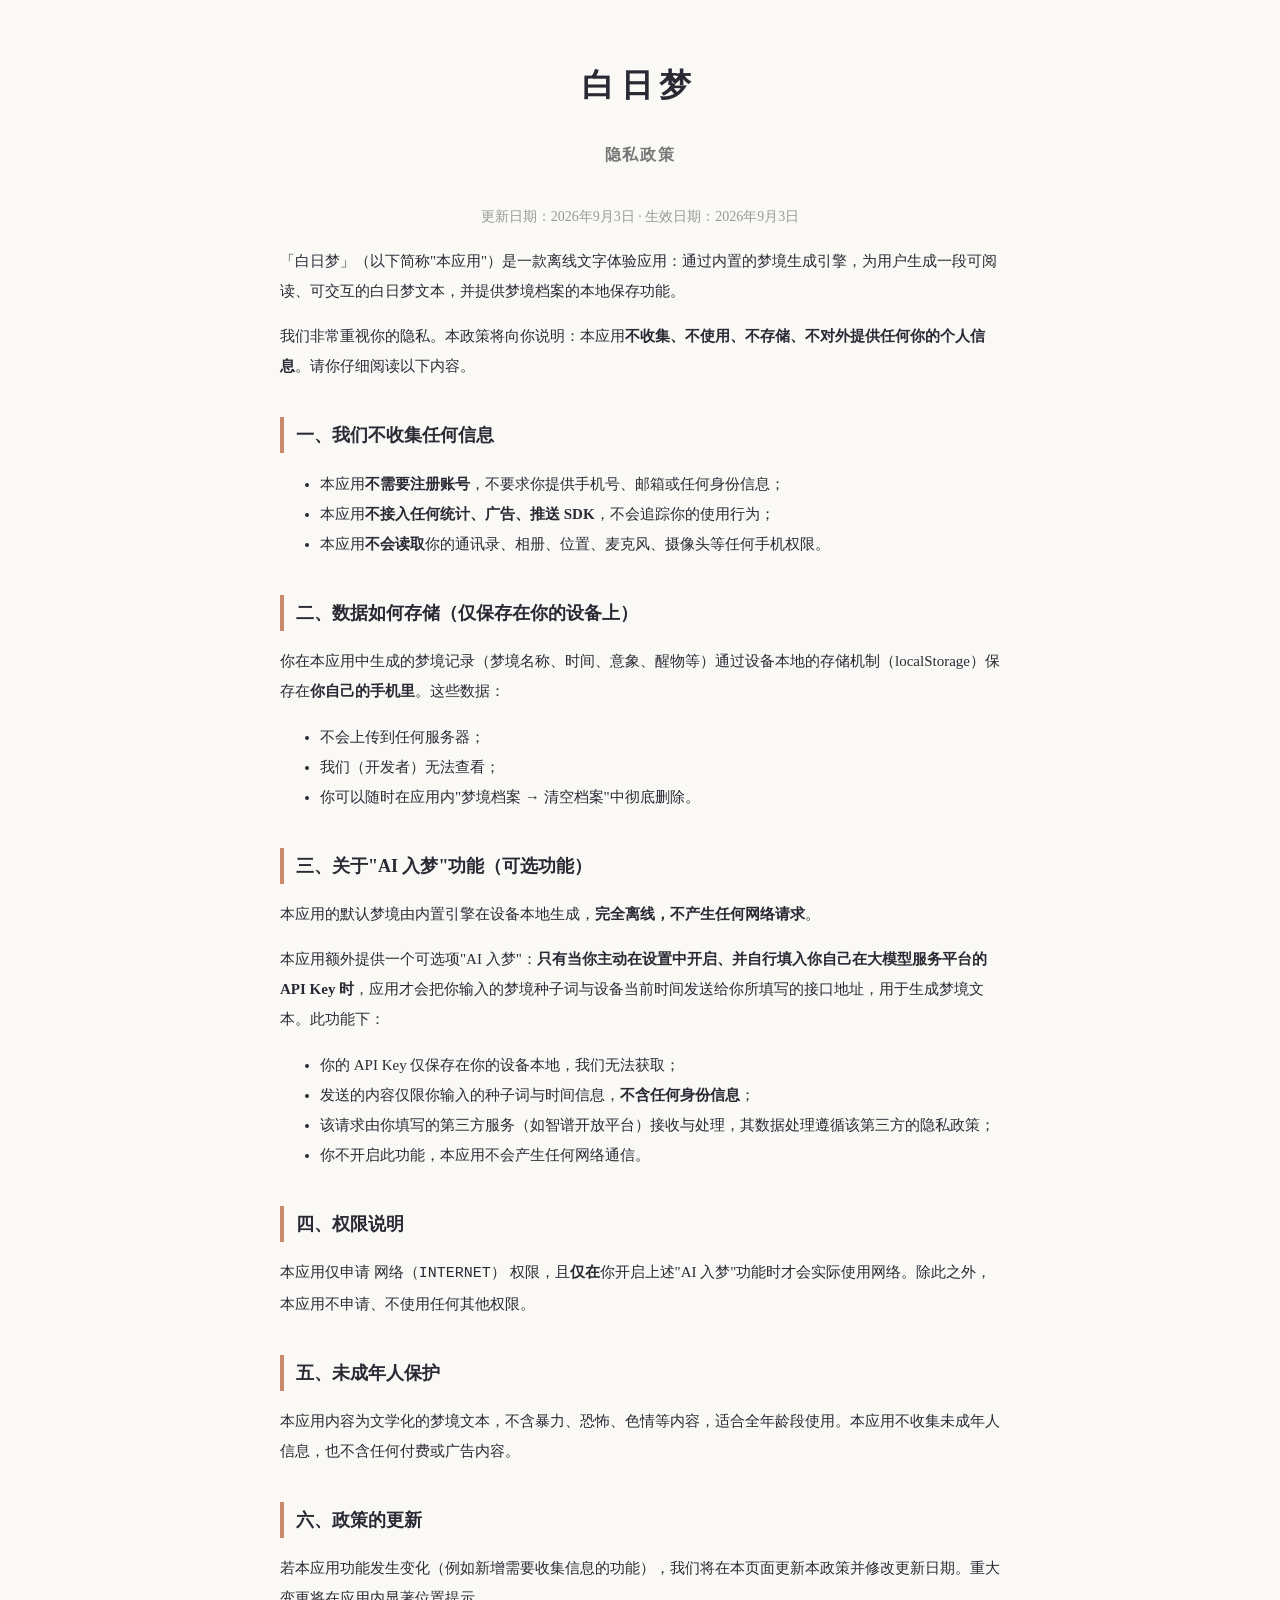
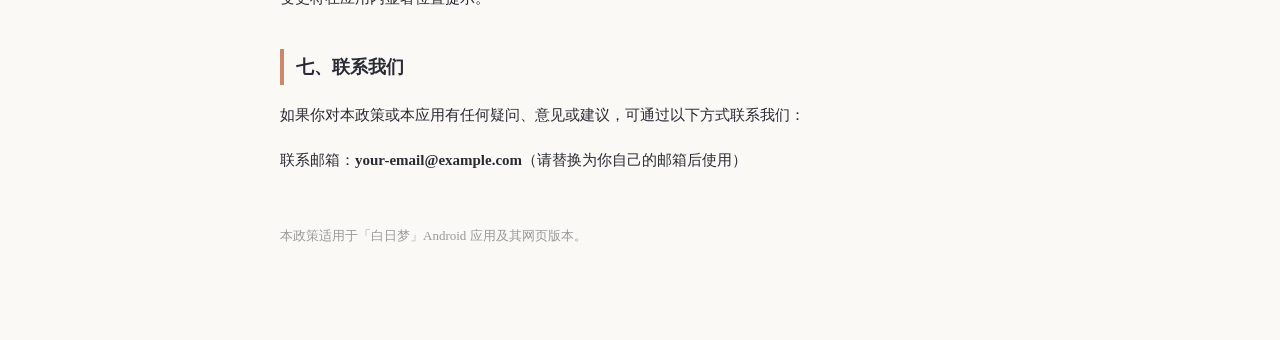
<file: 上架-国内安卓商店/上架材料/隐私政策.html>
<!DOCTYPE html>
<html lang="zh-CN">
<head>
<meta charset="UTF-8">
<meta name="viewport" content="width=device-width, initial-scale=1.0">
<title>白日梦 · 隐私政策</title>
<style>
  body { max-width: 720px; margin: 0 auto; padding: 32px 20px 80px; font-family: "Songti SC", "Noto Serif SC", serif; line-height: 2; color: #2a2a35; background: #faf9f6; }
  h1 { text-align: center; letter-spacing: .2em; font-weight: 600; }
  h2 { font-size: 18px; margin-top: 36px; border-left: 4px solid #c98a6b; padding-left: 12px; }
  .meta { text-align: center; color: #999; font-size: 14px; }
  p, li { font-size: 15px; }
</style>
</head>
<body>
<h1>白日梦<br><span style="font-size:16px;letter-spacing:.1em;color:#777;">隐私政策</span></h1>
<p class="meta">更新日期：2026年9月3日 · 生效日期：2026年9月3日</p>

<p>「白日梦」（以下简称"本应用"）是一款离线文字体验应用：通过内置的梦境生成引擎，为用户生成一段可阅读、可交互的白日梦文本，并提供梦境档案的本地保存功能。</p>
<p>我们非常重视你的隐私。本政策将向你说明：本应用<strong>不收集、不使用、不存储、不对外提供任何你的个人信息</strong>。请你仔细阅读以下内容。</p>

<h2>一、我们不收集任何信息</h2>
<ul>
  <li>本应用<strong>不需要注册账号</strong>，不要求你提供手机号、邮箱或任何身份信息；</li>
  <li>本应用<strong>不接入任何统计、广告、推送 SDK</strong>，不会追踪你的使用行为；</li>
  <li>本应用<strong>不会读取</strong>你的通讯录、相册、位置、麦克风、摄像头等任何手机权限。</li>
</ul>

<h2>二、数据如何存储（仅保存在你的设备上）</h2>
<p>你在本应用中生成的梦境记录（梦境名称、时间、意象、醒物等）通过设备本地的存储机制（localStorage）保存在<strong>你自己的手机里</strong>。这些数据：</p>
<ul>
  <li>不会上传到任何服务器；</li>
  <li>我们（开发者）无法查看；</li>
  <li>你可以随时在应用内"梦境档案 → 清空档案"中彻底删除。</li>
</ul>

<h2>三、关于"AI 入梦"功能（可选功能）</h2>
<p>本应用的默认梦境由内置引擎在设备本地生成，<strong>完全离线，不产生任何网络请求</strong>。</p>
<p>本应用额外提供一个可选项"AI 入梦"：<strong>只有当你主动在设置中开启、并自行填入你自己在大模型服务平台的 API Key 时</strong>，应用才会把你输入的梦境种子词与设备当前时间发送给你所填写的接口地址，用于生成梦境文本。此功能下：</p>
<ul>
  <li>你的 API Key 仅保存在你的设备本地，我们无法获取；</li>
  <li>发送的内容仅限你输入的种子词与时间信息，<strong>不含任何身份信息</strong>；</li>
  <li>该请求由你填写的第三方服务（如智谱开放平台）接收与处理，其数据处理遵循该第三方的隐私政策；</li>
  <li>你不开启此功能，本应用不会产生任何网络通信。</li>
</ul>

<h2>四、权限说明</h2>
<p>本应用仅申请 <code>网络（INTERNET）</code> 权限，且<strong>仅在</strong>你开启上述"AI 入梦"功能时才会实际使用网络。除此之外，本应用不申请、不使用任何其他权限。</p>

<h2>五、未成年人保护</h2>
<p>本应用内容为文学化的梦境文本，不含暴力、恐怖、色情等内容，适合全年龄段使用。本应用不收集未成年人信息，也不含任何付费或广告内容。</p>

<h2>六、政策的更新</h2>
<p>若本应用功能发生变化（例如新增需要收集信息的功能），我们将在本页面更新本政策并修改更新日期。重大变更将在应用内显著位置提示。</p>

<h2>七、联系我们</h2>
<p>如果你对本政策或本应用有任何疑问、意见或建议，可通过以下方式联系我们：</p>
<p>联系邮箱：<strong>your-email@example.com</strong>（请替换为你自己的邮箱后使用）</p>

<p style="margin-top:48px;color:#999;font-size:13px;">本政策适用于「白日梦」Android 应用及其网页版本。</p>
</body>
</html>
</file>
<file: style.css>
/* 白日梦 —— 深色梦面、衬线排版、玻璃层 */
:root {
  --bg: #141031;
  --text: #e9ecff;
  --muted: rgba(233, 236, 255, 0.55);
  --glass: rgba(255, 255, 255, 0.06);
  --line: rgba(255, 255, 255, 0.14);
  --accent: #c98a6b;
  --serif: "Songti SC", "Noto Serif SC", "STSong", "SimSun", serif;
}

* { margin: 0; padding: 0; box-sizing: border-box; }

html, body { height: 100%; }

body {
  background: var(--bg);
  color: var(--text);
  font-family: var(--serif);
  overflow: hidden;
  transition: background 1.2s ease, color 1.2s ease;
  -webkit-font-smoothing: antialiased;
}

body.jolt main { animation: jolt 1.5s ease; }
@keyframes jolt {
  0% { filter: hue-rotate(0); } 30% { filter: hue-rotate(-40deg); }
  60% { filter: hue-rotate(25deg); } 100% { filter: hue-rotate(0); }
}

#bg { position: fixed; inset: 0; z-index: -2; }

#grain {
  position: fixed; inset: -50%; z-index: -1; pointer-events: none;
  background-image: url("data:image/svg+xml,%3Csvg xmlns='http://www.w3.org/2000/svg' width='240' height='240'%3E%3Cfilter id='n'%3E%3CfeTurbulence type='fractalNoise' baseFrequency='0.9' numOctaves='2'/%3E%3C/filter%3E%3Crect width='240' height='240' filter='url(%23n)' opacity='0.05'/%3E%3C/svg%3E");
  animation: grain 9s steps(6) infinite;
}
@keyframes grain {
  0%,100% { transform: translate(0,0); } 20% { transform: translate(-3%,2%); }
  40% { transform: translate(2%,-3%); } 60% { transform: translate(-2%,-2%); } 80% { transform: translate(3%,3%); }
}

body::after {
  content: ""; position: fixed; inset: 0; z-index: 3; pointer-events: none;
  background: radial-gradient(ellipse at center, transparent 55%, rgba(0,0,0,0.5) 100%);
}

/* ---------- 顶栏 ---------- */
header {
  position: fixed; top: 0; left: 0; right: 0; z-index: 10;
  display: flex; justify-content: flex-end; gap: 6px;
  padding: calc(env(safe-area-inset-top) + 14px) 18px 0;
}
.icon-btn {
  width: 40px; height: 40px; border-radius: 50%;
  border: 1px solid var(--line); background: var(--glass);
  color: var(--muted); font-size: 17px; cursor: pointer;
  backdrop-filter: blur(12px); -webkit-backdrop-filter: blur(12px);
  transition: color .3s, border-color .3s, transform .2s;
  display: grid; place-items: center;
}
.icon-btn:hover { color: var(--text); border-color: rgba(255,255,255,0.3); }
.icon-btn:active { transform: scale(0.92); }
.icon-btn.on { color: var(--accent); border-color: var(--accent); }

/* ---------- 首页 ---------- */
main {
  position: relative; z-index: 5;
  height: 100dvh; display: flex; flex-direction: column;
  align-items: center; justify-content: center;
  padding: 24px; text-align: center;
}

#home h1 {
  font-size: clamp(52px, 11vw, 96px);
  font-weight: 600; letter-spacing: 0.18em; text-indent: 0.18em;
  text-shadow: 0 0 60px rgba(160, 140, 255, 0.45);
}
#home .tagline { margin-top: 18px; font-size: 16px; color: var(--muted); letter-spacing: 0.12em; }
#seepHint { margin-top: 40px; font-size: 14px; color: var(--muted); opacity: 0.9; max-width: 30em; line-height: 1.8; }

#seedInput {
  margin-top: 26px; width: min(82vw, 340px);
  background: transparent; border: none; border-bottom: 1px solid var(--line);
  color: var(--text); font-family: var(--serif); font-size: 17px;
  padding: 10px 4px; text-align: center; letter-spacing: 0.06em; outline: none;
  transition: border-color .3s;
}
#seedInput::placeholder { color: rgba(233,236,255,0.3); }
#seedInput:focus { border-color: rgba(255,255,255,0.4); }

.btn {
  margin-top: 30px; padding: 13px 44px; border-radius: 999px;
  border: 1px solid rgba(255,255,255,0.35); background: var(--glass);
  color: var(--text); font-family: var(--serif); font-size: 17px; letter-spacing: 0.3em; text-indent: 0.3em;
  cursor: pointer; backdrop-filter: blur(12px); -webkit-backdrop-filter: blur(12px);
  transition: background .3s, transform .2s, box-shadow .3s, border-color .3s;
}
.btn:hover { background: rgba(255,255,255,0.12); box-shadow: 0 0 40px rgba(160,140,255,0.25); }
.btn:active { transform: scale(0.96); }
.btn.primary { border-color: var(--accent); box-shadow: 0 0 30px rgba(201,138,107,0.18); }

#history { margin-top: 34px; font-size: 13px; color: var(--muted); opacity: 0.75; }

/* ---------- 梦中 ---------- */
#dream { justify-content: flex-start; padding-top: 14dvh; text-align: left; }
#badge {
  font-size: 12px; color: var(--muted); letter-spacing: 0.2em;
  border: 1px solid var(--line); border-radius: 999px; padding: 5px 14px;
  align-self: center; backdrop-filter: blur(8px);
}
#beatText {
  max-width: 34em; margin: 6dvh auto 0;
  font-size: clamp(17px, 2.4vw, 21px); line-height: 2.2; letter-spacing: 0.04em;
}
#beatText .line { display: block; opacity: 0; transform: translateY(14px); filter: blur(4px); transition: opacity 1.4s ease, transform 1.4s ease, filter 1.4s ease; }
#beatText .line.in { opacity: 1; transform: none; filter: none; }

#controls { margin-top: auto; padding-bottom: calc(env(safe-area-inset-bottom) + 5dvh); display: flex; flex-direction: column; align-items: center; gap: 14px; width: 100%; }
#controls .row { display: flex; gap: 12px; }
.mini-btn {
  padding: 9px 26px; border-radius: 999px; border: 1px solid var(--line);
  background: transparent; color: var(--muted); font-family: var(--serif);
  font-size: 14px; letter-spacing: 0.2em; text-indent: 0.2em; cursor: pointer;
  transition: color .3s, border-color .3s;
}
.mini-btn:hover { color: var(--text); border-color: rgba(255,255,255,0.35); }
#flowBtn { padding: 13px 52px; font-size: 16px; }
.mini-btn.warm { border-color: rgba(201,138,107,0.5); color: #d9a98c; }
.mini-btn.warm:hover { color: var(--accent); border-color: var(--accent); }

#lucidRow {
  display: flex; gap: 10px; align-items: center;
  width: min(86vw, 460px);
}
#lucidRow[hidden] { display: none; }
#lucidInput {
  flex: 1; background: var(--glass); border: 1px solid var(--line);
  border-radius: 999px; padding: 11px 20px; color: var(--text);
  font-family: var(--serif); font-size: 15px; outline: none;
  backdrop-filter: blur(12px); -webkit-backdrop-filter: blur(12px);
}
#lucidInput:focus { border-color: var(--accent); }
#lucidGo { margin-top: 0; }

/* ---------- 醒来 ---------- */
#wake { justify-content: center; }
#wake .sound { font-size: 14px; color: var(--muted); letter-spacing: 0.1em; }
#wakeTitle { margin-top: 26px; font-size: clamp(30px, 6vw, 44px); letter-spacing: 0.14em; }
#wakeTitle::after { content: ""; display: block; width: 40px; height: 1px; background: var(--accent); margin: 22px auto 0; }
#wake .artifact {
  margin-top: 34px; max-width: 26em; font-size: clamp(17px, 2.6vw, 21px);
  line-height: 2; padding: 26px 30px; border: 1px solid var(--line); border-radius: 22px;
  background: var(--glass); backdrop-filter: blur(16px); -webkit-backdrop-filter: blur(16px);
}
#wake .saved { margin-top: 18px; font-size: 12px; color: var(--muted); letter-spacing: 0.18em; }
#wake .row { display: flex; gap: 14px; flex-wrap: wrap; justify-content: center; }
#wake .btn { margin-top: 34px; padding: 12px 34px; font-size: 15px; }
#wake .mini-btn { margin-top: 34px; padding: 12px 28px; }

/* ---------- 抽屉（档案 / 设置） ---------- */
.drawer {
  position: fixed; top: 0; right: 0; bottom: 0; z-index: 20;
  width: min(92vw, 420px);
  background: rgba(14, 11, 34, 0.82);
  backdrop-filter: blur(24px); -webkit-backdrop-filter: blur(24px);
  border-left: 1px solid var(--line);
  transform: translateX(102%); transition: transform .45s cubic-bezier(.2,.9,.25,1);
  display: flex; flex-direction: column;
  padding: calc(env(safe-area-inset-top) + 20px) 24px calc(env(safe-area-inset-bottom) + 24px);
}
.drawer.open { transform: none; }
.drawer h2 { font-size: 18px; letter-spacing: 0.3em; font-weight: 600; margin-bottom: 20px; display: flex; justify-content: space-between; align-items: center; }
.drawer h2 .icon-btn { width: 34px; height: 34px; font-size: 14px; }
#journalList { overflow-y: auto; flex: 1; display: flex; flex-direction: column; gap: 14px; }
.j-item { border: 1px solid var(--line); border-radius: 16px; padding: 16px 18px; }
.j-title { font-size: 17px; display: flex; align-items: center; gap: 10px; }
.j-mood { font-size: 11px; color: var(--accent); border: 1px solid rgba(201,138,107,0.4); border-radius: 999px; padding: 2px 10px; letter-spacing: 0.1em; }
.j-meta { font-size: 12px; color: var(--muted); margin-top: 6px; }
.chip { display: inline-block; font-size: 12px; color: var(--muted); border: 1px solid var(--line); border-radius: 999px; padding: 3px 12px; margin: 8px 6px 0 0; }
.j-hook { margin-top: 10px; font-size: 13px; color: var(--muted); font-style: italic; }
.empty { color: var(--muted); font-size: 14px; text-align: center; margin-top: 40px; }
.danger { border: none; background: none; color: var(--muted); font-family: var(--serif); font-size: 13px; cursor: pointer; margin-top: 14px; text-decoration: underline dotted; }
.danger:hover { color: #c25e7a; }

.field { margin: 14px 0; }
.field label { display: block; font-size: 13px; color: var(--muted); margin-bottom: 7px; letter-spacing: 0.1em; }
.field input {
  width: 100%; background: var(--glass); border: 1px solid var(--line);
  border-radius: 12px; padding: 11px 14px; color: var(--text);
  font-family: var(--serif); font-size: 15px; outline: none;
}
.field input:focus { border-color: var(--accent); }
.toggle-row { display: flex; align-items: center; gap: 12px; margin-bottom: 6px; }
.toggle-row label { font-size: 15px; }
.toggle-row input { width: 18px; height: 18px; accent-color: var(--accent); }
.ai-note { font-size: 12px; color: var(--muted); line-height: 1.9; margin-top: 16px; }

/* ---------- Toast ---------- */
#toast {
  position: fixed; left: 50%; bottom: calc(env(safe-area-inset-bottom) + 28px);
  transform: translate(-50%, 20px); z-index: 30;
  background: rgba(20, 16, 49, 0.9); border: 1px solid var(--line);
  border-radius: 999px; padding: 10px 24px; font-size: 13px; color: var(--text);
  opacity: 0; pointer-events: none; transition: opacity .4s, transform .4s;
  backdrop-filter: blur(12px);
}
#toast.show { opacity: 1; transform: translate(-50%, 0); }

[hidden] { display: none !important; }

::selection { background: rgba(201, 138, 107, 0.35); }
</file>
